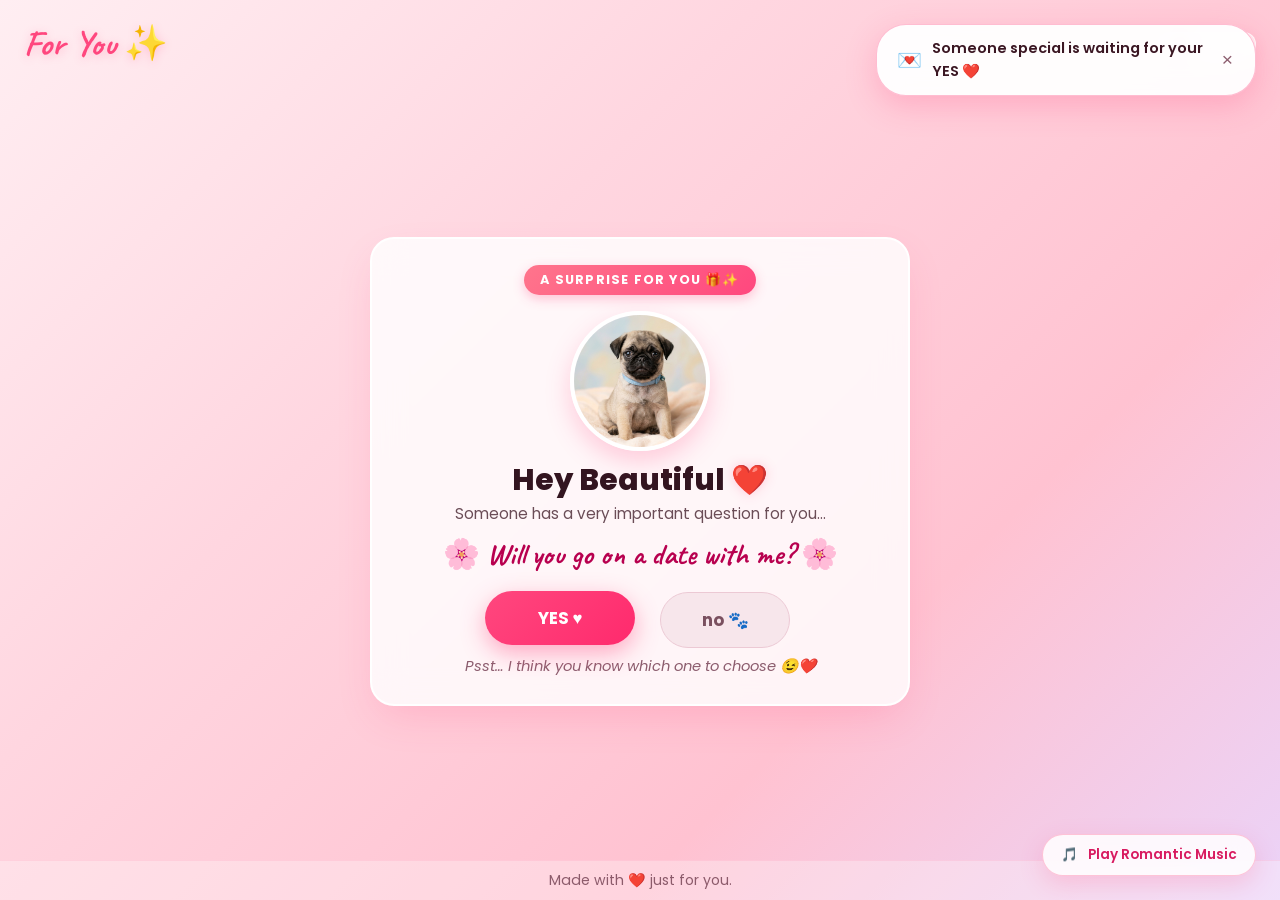
<file: index.html>
<!DOCTYPE html>
<html lang="en">
<head>
  <meta charset="UTF-8">
  <meta name="viewport" content="width=device-width, initial-scale=1.0">
  <title>Hey, I have a surprise for you... 🎁✨</title>
  <meta name="description" content="A special surprise made just for you. Open to see! ✨">
  
  <!-- Social Media Link Previews (WhatsApp, Instagram, iMessage) -->
  <meta property="og:type" content="website">
  <meta property="og:title" content="Hey, I have a surprise for you... 🎁✨">
  <meta property="og:description" content="A special surprise made just for you. Open to see! ✨">
  <meta property="og:site_name" content="A Special Surprise 🎁">
  <meta name="twitter:card" content="summary">
  <meta name="twitter:title" content="Hey, I have a surprise for you... 🎁✨">
  <meta name="twitter:description" content="A special surprise made just for you. Open to see! ✨">

  <link rel="stylesheet" href="css/style.css">
  <link rel="icon" href="data:image/svg+xml,<svg xmlns=%22http://www.w3.org/2000/svg%22 viewBox=%220 0 100 100%22><text y=%22.9em%22 font-size=%2290%22>🎁</text></svg>">
</head>
<body class="no-scroll">

  <!-- Site Navigation & Progress -->
  <header class="site-header">
    <a href="index.html" class="brand-logo" aria-label="A Special Surprise">
      <span>For You</span>
      <span class="heart-icon">✨</span>
    </a>
    <div class="steps-tracker" aria-label="Proposal Progress">
      <span class="step-dot active" title="Step 1: The Question"></span>
      <span class="step-dot" title="Step 2: Restaurant"></span>
      <span class="step-dot" title="Step 3: Date & Time"></span>
      <span class="step-dot" title="Step 4: Confirmed"></span>
    </div>
  </header>

  <!-- Main Content Wrapper -->
  <main class="page-wrapper">
    <!-- Proposal Card (Initial State) -->
    <article class="glass-card" id="proposal-card">
      <span class="card-badge">A Surprise For You 🎁✨</span>
      
      <div class="card-character-wrapper">
        <img 
          src="assets/images/proposal-pug.jpg" 
          alt="Cute pug puppy with puppy eyes asking for a date" 
          class="character-img"
          id="proposal-avatar"
        >
      </div>

      <h1 class="page-title">Hey Beautiful <span class="accent-pink">❤️</span></h1>
      <p class="page-subtitle">Someone has a very important question for you…</p>

      <div class="proposal-question">
        🌸 Will you go on a date with me? 🌸
      </div>

      <!-- Interactive Proposal Buttons -->
      <div class="buttons-row" id="buttons-container">
        <!-- Yes Button (Fixed & Accessible) -->
        <button type="button" class="btn btn-primary btn-yes" id="yes-btn">
          YES ♥
        </button>

        <!-- No Button Slot to preserve layout -->
        <div class="no-btn-slot">
          <!-- Playful Runaway No Button -->
          <button type="button" class="btn btn-no" id="no-btn" aria-label="No option">
            no 🐾
          </button>
        </div>
      </div>

      <p class="hint-text" id="hint-msg">Psst… I think you know which one to choose 😉❤️</p>
    </article>

    <!-- Reaction Card (Shown when YES is clicked, inspired by viral reel) -->
    <article class="glass-card" id="reaction-card" style="display: none;">
      <div class="card-character-wrapper">
        <img 
          src="assets/images/proposal-bear.jpg" 
          alt="Celebrating cute teddy bear with a red rose" 
          class="character-img"
        >
      </div>
      <h2 class="page-title">WAIT YOU ACTUALLY SAID YES?? 😭</h2>
      <p class="page-subtitle" style="font-size: 1.15rem; color: #d81b60; font-weight: 600;">
        I was so ready for you to say no 😂
      </p>
      <div style="margin-top: 24px;">
        <button type="button" class="btn btn-primary" id="continue-to-food-btn">
          okay okay! →
        </button>
      </div>
    </article>
  </main>

  <!-- Footer -->
  <footer class="site-footer">
    <p>Made with <span class="heart-icon">❤️</span> just for you.</p>
  </footer>

  <!-- Scripts -->
  <script src="js/background-hearts.js"></script>
  <script src="js/music-player.js"></script>
  <script src="js/proposal.js"></script>
</body>
</html>
</file>
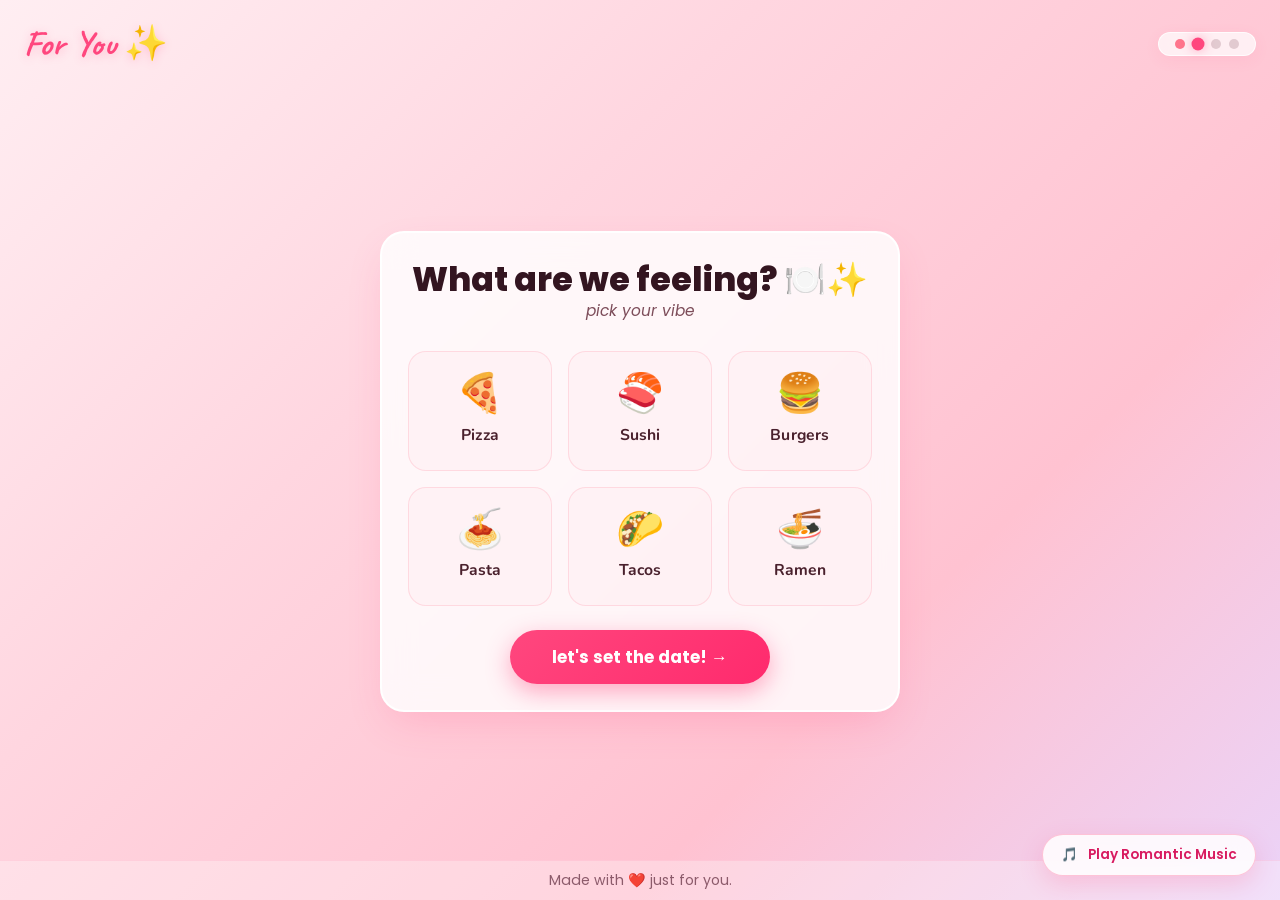
<file: restaurants.html>
<!DOCTYPE html>
<html lang="en">
<head>
  <meta charset="UTF-8">
  <meta name="viewport" content="width=device-width, initial-scale=1.0">
  <title>What Are We Feeling? 🍽️✨</title>
  <meta name="description" content="Pick our food vibe: Pizza, Sushi, Burgers, Pasta, Tacos, or Ramen!">
  <link rel="stylesheet" href="css/style.css">
  <link rel="icon" href="data:image/svg+xml,<svg xmlns=%22http://www.w3.org/2000/svg%22 viewBox=%220 0 100 100%22><text y=%22.9em%22 font-size=%2290%22>🍽️</text></svg>">
</head>
<body class="no-scroll">

  <!-- Site Navigation & Progress -->
  <header class="site-header">
    <a href="index.html" class="brand-logo" aria-label="A Special Surprise">
      <span>For You</span>
      <span class="heart-icon">✨</span>
    </a>
    <div class="steps-tracker" aria-label="Proposal Progress">
      <span class="step-dot completed" title="Step 1: The Question"></span>
      <span class="step-dot active" title="Step 2: Food Vibe"></span>
      <span class="step-dot" title="Step 3: Date & Time"></span>
      <span class="step-dot" title="Step 4: Confirmed"></span>
    </div>
  </header>

  <!-- Main Content Wrapper -->
  <main class="page-wrapper">
    <!-- Main Food Vibe Card (Exact match to reel screenshot) -->
    <article class="glass-card" style="max-width: 520px;">
      
      <h1 class="page-title" style="font-size: 2.1rem; margin-bottom: 4px;">
        What are we feeling? 🍽️✨
      </h1>
      <p class="vibe-subtitle">pick your vibe</p>

      <!-- 3x2 Food Vibe Grid -->
      <div class="food-vibe-grid" id="food-vibe-grid">
        <!-- 1. Pizza -->
        <div class="food-vibe-card" data-id="pizza" data-name="Pizza Date 🍕">
          <span class="food-vibe-emoji">🍕</span>
          <span class="food-vibe-label">Pizza</span>
        </div>

        <!-- 2. Sushi -->
        <div class="food-vibe-card" data-id="sushi" data-name="Sushi Date 🍣">
          <span class="food-vibe-emoji">🍣</span>
          <span class="food-vibe-label">Sushi</span>
        </div>

        <!-- 3. Burgers -->
        <div class="food-vibe-card" data-id="burgers" data-name="Burgers Date 🍔">
          <span class="food-vibe-emoji">🍔</span>
          <span class="food-vibe-label">Burgers</span>
        </div>

        <!-- 4. Pasta -->
        <div class="food-vibe-card" data-id="pasta" data-name="Pasta Date 🍝">
          <span class="food-vibe-emoji">🍝</span>
          <span class="food-vibe-label">Pasta</span>
        </div>

        <!-- 5. Tacos -->
        <div class="food-vibe-card" data-id="tacos" data-name="Tacos Date 🌮">
          <span class="food-vibe-emoji">🌮</span>
          <span class="food-vibe-label">Tacos</span>
        </div>

        <!-- 6. Ramen -->
        <div class="food-vibe-card" data-id="ramen" data-name="Ramen Date 🍜">
          <span class="food-vibe-emoji">🍜</span>
          <span class="food-vibe-label">Ramen</span>
        </div>
      </div>

      <!-- Action Button -->
      <div style="margin-top: 18px;">
        <button type="button" class="btn btn-primary" id="continue-date-btn" style="min-width: 260px;">
          let's set the date! →
        </button>
      </div>

    </article>
  </main>

  <!-- Footer -->
  <footer class="site-footer">
    <p>Made with <span class="heart-icon">❤️</span> just for you.</p>
  </footer>

  <!-- Scripts -->
  <script src="js/background-hearts.js"></script>
  <script src="js/music-player.js"></script>
  <script src="js/restaurants.js"></script>
</body>
</html>
</file>
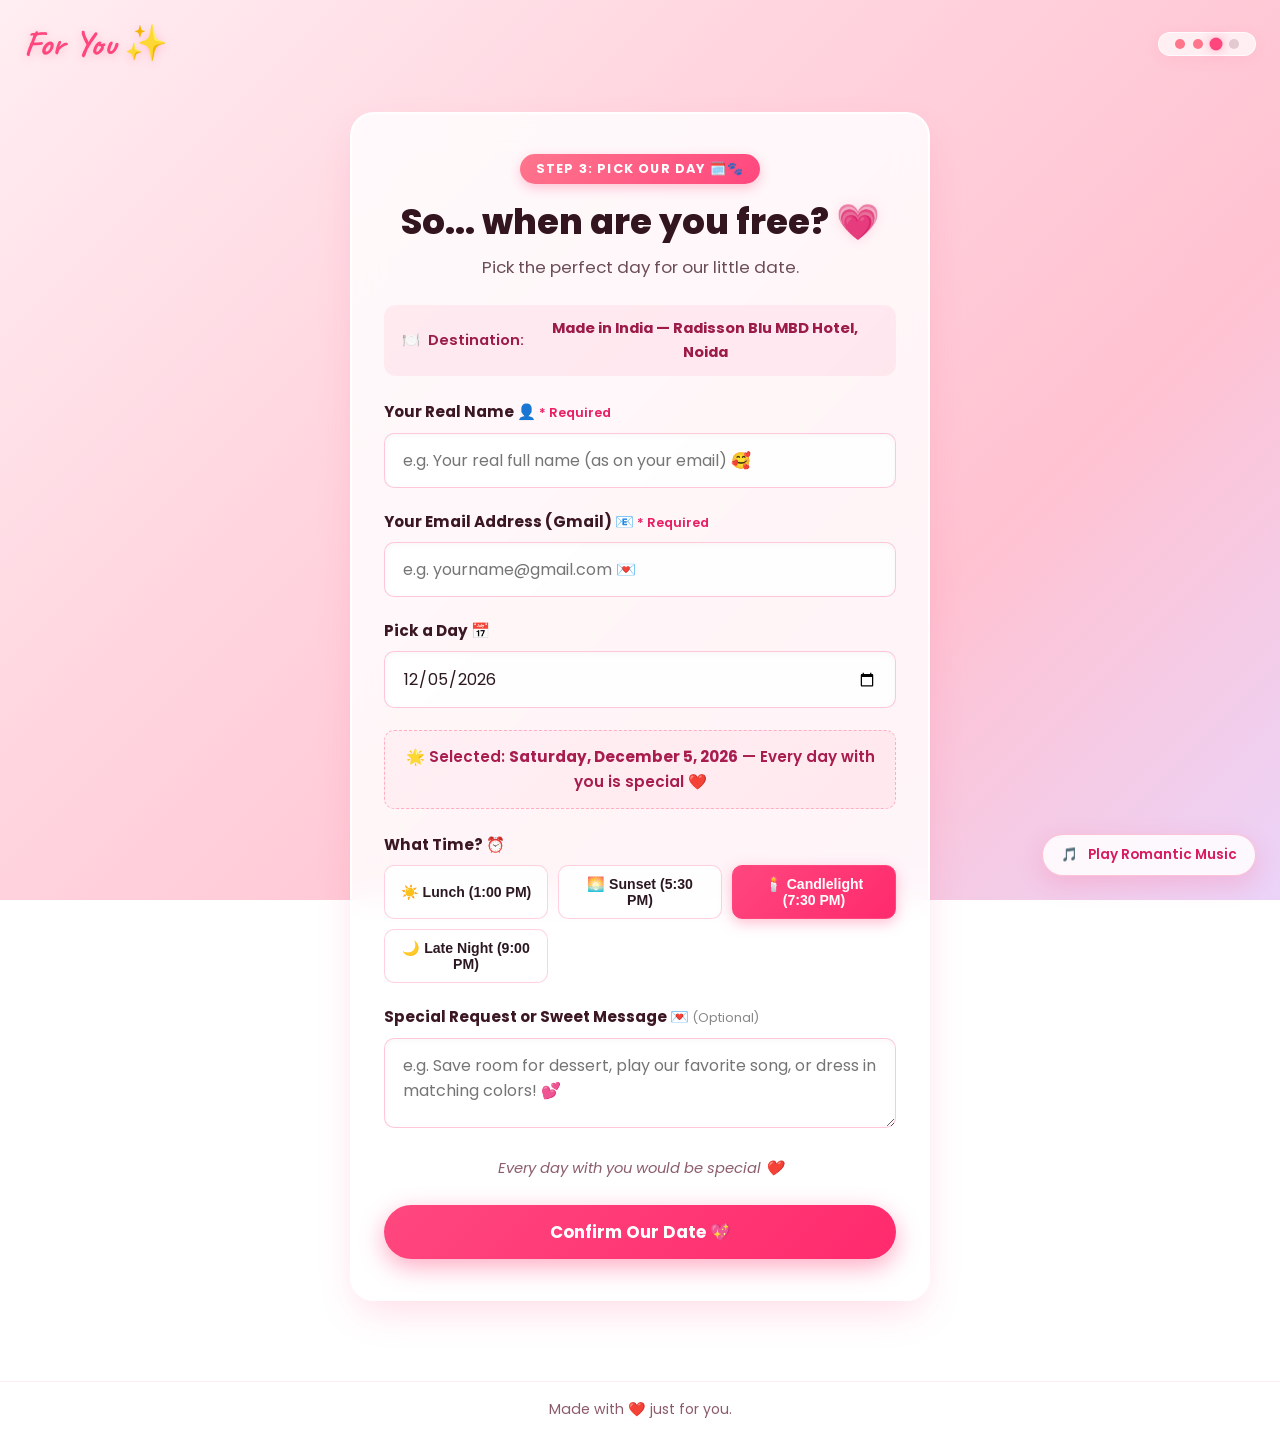
<file: select-date.html>
<!DOCTYPE html>
<html lang="en">
<head>
  <meta charset="UTF-8">
  <meta name="viewport" content="width=device-width, initial-scale=1.0">
  <title>When Are You Free? 🗓️✨</title>
  <meta name="description" content="Pick the perfect day for our date.">
  <link rel="stylesheet" href="css/style.css">
  <link rel="icon" href="data:image/svg+xml,<svg xmlns=%22http://www.w3.org/2000/svg%22 viewBox=%220 0 100 100%22><text y=%22.9em%22 font-size=%2290%22>📅</text></svg>">
</head>
<body>

  <!-- Site Navigation & Progress -->
  <header class="site-header">
    <a href="index.html" class="brand-logo" aria-label="A Special Surprise">
      <span>For You</span>
      <span class="heart-icon">✨</span>
    </a>
    <div class="steps-tracker" aria-label="Proposal Progress">
      <span class="step-dot completed" title="Step 1: The Question"></span>
      <span class="step-dot completed" title="Step 2: Restaurant"></span>
      <span class="step-dot active" title="Step 3: Date & Time"></span>
      <span class="step-dot" title="Step 4: Confirmed"></span>
    </div>
  </header>

  <!-- Main Content Wrapper -->
  <main class="page-wrapper">
    <article class="glass-card" style="max-width: 580px;">
      <span class="card-badge">Step 3: Pick Our Day 🗓️🐾</span>

      <h1 class="page-title">So... when are you free? <span class="accent-pink">💗</span></h1>
      <p class="page-subtitle">Pick the perfect day for our little date.</p>

      <!-- Selected Destination Reminder -->
      <div id="selected-restaurant-banner" style="margin-bottom: 24px; padding: 12px 18px; background: rgba(255, 71, 126, 0.08); border-radius: 12px; font-weight: 600; font-size: 0.92rem; color: #9c1b48; display: inline-flex; align-items: center; gap: 8px;">
        <span>🍽️</span> Destination: <strong id="restaurant-name-preview">Loading chosen place...</strong>
      </div>

      <!-- Date Selection Form -->
      <form id="date-selection-form" novalidate>
        <!-- User's Real Name -->
        <div class="form-group">
          <label for="user-name-input" class="form-label">
            Your Real Name 👤 <span style="font-size: 0.8rem; font-weight: 600; color: #e91e63;">* Required</span>
          </label>
          <input 
            type="text" 
            id="user-name-input" 
            name="senderName" 
            class="form-input" 
            placeholder="e.g. Your real full name (as on your email) 🥰" 
            required 
            maxlength="100"
            autocomplete="name"
          >
        </div>

        <!-- User's Real Email Address -->
        <div class="form-group">
          <label for="user-email-input" class="form-label">
            Your Email Address (Gmail) 📧 <span style="font-size: 0.8rem; font-weight: 600; color: #e91e63;">* Required</span>
          </label>
          <input 
            type="email" 
            id="user-email-input" 
            name="senderEmail" 
            class="form-input" 
            placeholder="e.g. yourname@gmail.com 💌" 
            required 
            maxlength="120"
            autocomplete="email"
          >
        </div>

        <!-- Date Picker Input -->
        <div class="form-group">
          <label for="date-input" class="form-label">Pick a Day 📅</label>
          <input 
            type="date" 
            id="date-input" 
            name="date" 
            class="form-input" 
            required 
            aria-describedby="date-preview-text"
          >
        </div>

        <!-- Live Readable Date Preview -->
        <div class="date-readable-preview" id="date-preview-box">
          <span id="date-preview-text">Please pick a date on the calendar above 💕</span>
        </div>

        <!-- Time Slot Selection -->
        <div class="form-group">
          <label class="form-label">What Time? ⏰</label>
          <div class="time-slots" id="time-slots-container">
            <button type="button" class="time-chip" data-time="Cozy Afternoon Lunch (1:00 PM)">
              ☀️ Lunch (1:00 PM)
            </button>
            <button type="button" class="time-chip" data-time="Romantic Sunset Dinner (5:30 PM)">
              🌅 Sunset (5:30 PM)
            </button>
            <button type="button" class="time-chip active" data-time="Candlelight Dinner (7:30 PM)">
              🕯️ Candlelight (7:30 PM)
            </button>
            <button type="button" class="time-chip" data-time="Late Night Sweets (9:00 PM)">
              🌙 Late Night (9:00 PM)
            </button>
          </div>
          <input type="hidden" id="time-preference-input" name="timePreference" value="Candlelight Dinner (7:30 PM)">
        </div>

        <!-- Optional Special Requests / Message -->
        <div class="form-group">
          <label for="special-request" class="form-label">
            Special Request or Sweet Message 💌 <span style="font-size: 0.8rem; font-weight: normal; color: #888;">(Optional)</span>
          </label>
          <textarea 
            id="special-request" 
            name="specialRequest" 
            class="form-textarea" 
            placeholder="e.g. Save room for dessert, play our favorite song, or dress in matching colors! 💕"
            maxlength="500"
          ></textarea>
        </div>

        <p class="hint-text" style="margin-bottom: 24px;">Every day with you would be special ❤️</p>

        <!-- Submit Button -->
        <button type="submit" class="btn btn-primary" id="confirm-date-btn" style="width: 100%;">
          <span class="btn-text">Confirm Our Date 💖</span>
        </button>
      </form>
    </article>
  </main>

  <!-- Footer -->
  <footer class="site-footer">
    <p>Made with <span class="heart-icon">❤️</span> just for you.</p>
  </footer>

  <!-- Scripts -->
  <script src="js/config.js"></script>
  <script src="js/background-hearts.js"></script>
  <script src="js/music-player.js"></script>
  <script src="js/date-picker.js"></script>
</body>
</html>
</file>
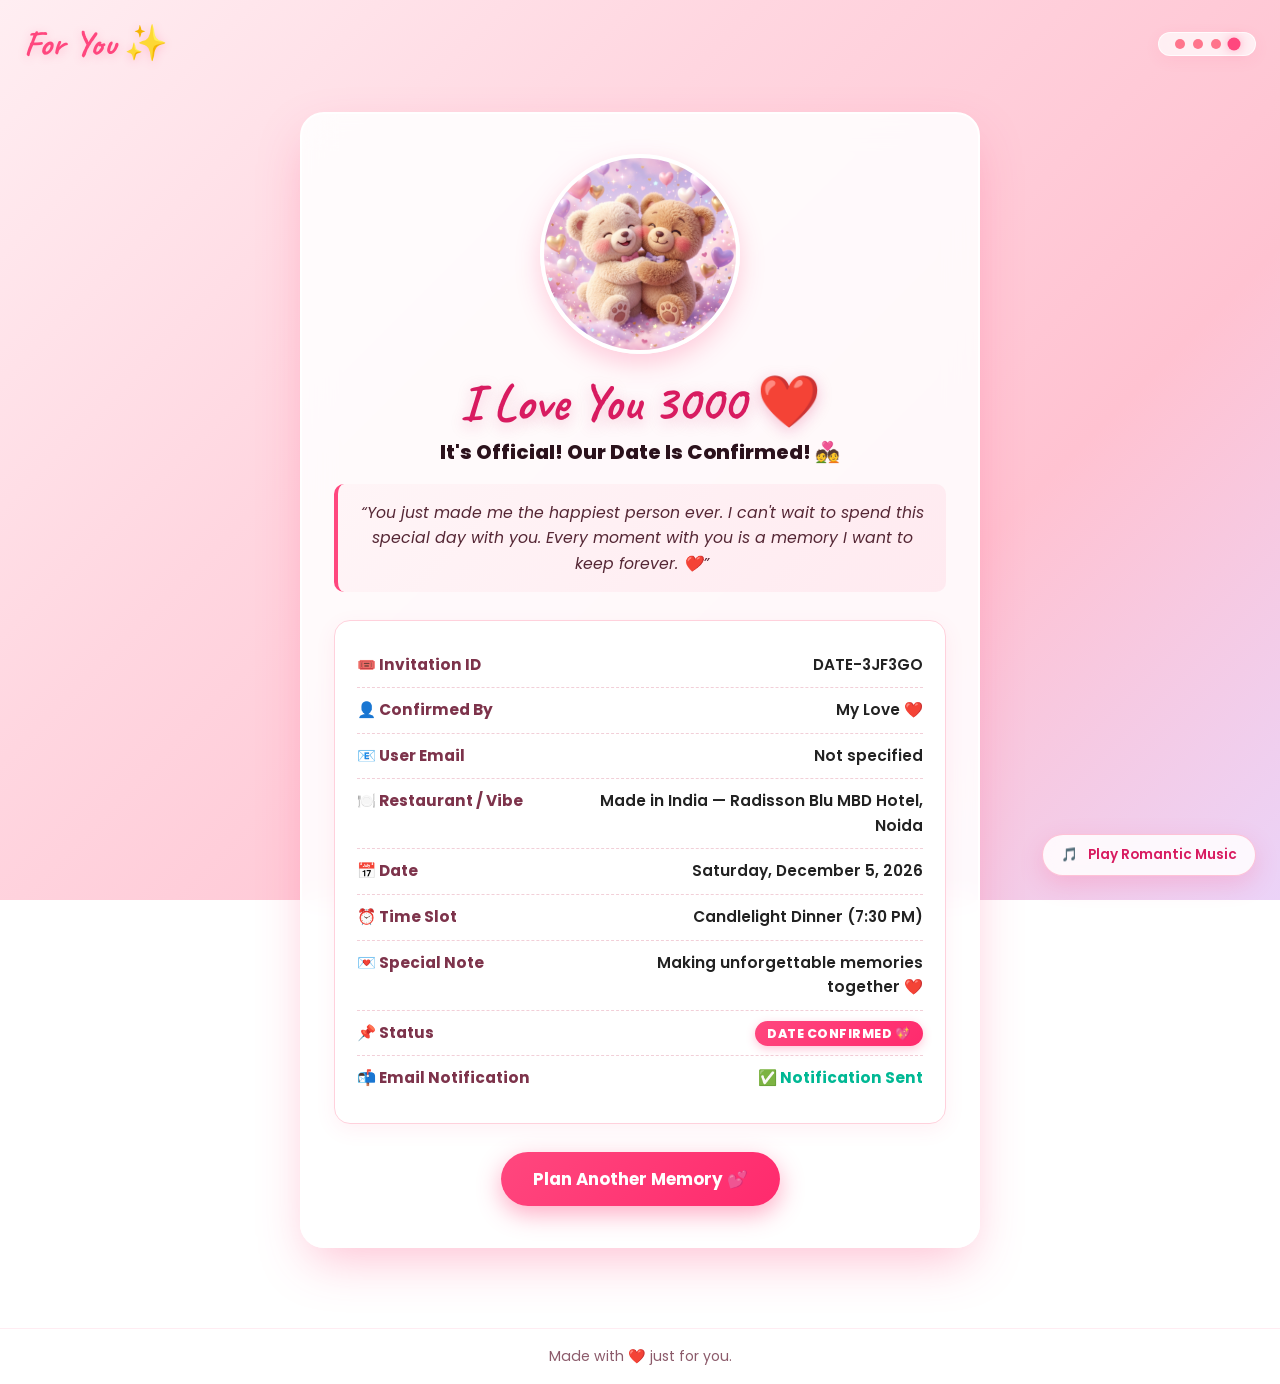
<file: success.html>
<!DOCTYPE html>
<html lang="en">
<head>
  <meta charset="UTF-8">
  <meta name="viewport" content="width=device-width, initial-scale=1.0">
  <title>A Special Memory ❤️✨</title>
  <meta name="description" content="A special memory created with love.">
  <link rel="stylesheet" href="css/style.css">
  <link rel="icon" href="data:image/svg+xml,<svg xmlns=%22http://www.w3.org/2000/svg%22 viewBox=%220 0 100 100%22><text y=%22.9em%22 font-size=%2290%22>💖</text></svg>">
</head>
<body>

  <!-- Site Navigation & Progress -->
  <header class="site-header">
    <a href="index.html" class="brand-logo" aria-label="A Special Surprise">
      <span>For You</span>
      <span class="heart-icon">✨</span>
    </a>
    <div class="steps-tracker" aria-label="Proposal Progress">
      <span class="step-dot completed" title="Step 1: The Question"></span>
      <span class="step-dot completed" title="Step 2: Restaurant"></span>
      <span class="step-dot completed" title="Step 3: Date & Time"></span>
      <span class="step-dot active" title="Step 4: Confirmed"></span>
    </div>
  </header>

  <!-- Main Content Wrapper -->
  <main class="page-wrapper">
    <article class="glass-card success-card" id="success-card">
      
      <!-- Loving Bears Celebration Illustration -->
      <div class="card-character-wrapper" style="width: 200px; height: 200px;">
        <img 
          src="assets/images/celebration-bears.jpg" 
          alt="Cute teddy bears hugging lovingly with heart balloons and sparkles" 
          class="character-img"
        >
      </div>

      <!-- I Love You 3000 Hero Heading -->
      <h1 class="love-3000-banner">I Love You 3000 ❤️</h1>
      <h2 class="official-subtitle">It's Official! Our Date Is Confirmed! 💑</h2>

      <!-- Emotional Heartfelt Note -->
      <div class="love-message-box">
        “You just made me the happiest person ever. I can't wait to spend this special day with you. Every moment with you is a memory I want to keep forever. ❤️”
      </div>

      <!-- Confirmed Invitation Summary Card -->
      <div class="details-summary-card">
        <div class="detail-line">
          <span class="detail-label">🎟️ Invitation ID</span>
          <span class="detail-value" id="confirm-id">Loading...</span>
        </div>
        <div class="detail-line">
          <span class="detail-label">👤 Confirmed By</span>
          <span class="detail-value" id="confirm-sender">Loading...</span>
        </div>
        <div class="detail-line" id="confirm-email-row">
          <span class="detail-label">📧 User Email</span>
          <span class="detail-value" id="confirm-user-email">Loading...</span>
        </div>
        <div class="detail-line">
          <span class="detail-label">🍽️ Restaurant / Vibe</span>
          <span class="detail-value" id="confirm-restaurant">Loading...</span>
        </div>
        <div class="detail-line">
          <span class="detail-label">📅 Date</span>
          <span class="detail-value" id="confirm-date">Loading...</span>
        </div>
        <div class="detail-line">
          <span class="detail-label">⏰ Time Slot</span>
          <span class="detail-value" id="confirm-time">Evening Dinner</span>
        </div>
        <div class="detail-line" id="confirm-note-row">
          <span class="detail-label">💌 Special Note</span>
          <span class="detail-value" id="confirm-note">None</span>
        </div>
        <div class="detail-line">
          <span class="detail-label">📌 Status</span>
          <span class="detail-value">
            <span class="confirmed-badge pink">DATE CONFIRMED 💖</span>
          </span>
        </div>
        <div class="detail-line" id="email-status-row">
          <span class="detail-label">📬 Email Notification</span>
          <span class="detail-value" id="confirm-email-status">
            Sent to your email ❤️
          </span>
        </div>
      </div>

      <!-- Actions -->
      <div style="display: flex; flex-direction: column; gap: 14px; align-items: center;">
        <button type="button" class="btn btn-primary" id="restart-btn" style="min-width: 250px;">
          Plan Another Memory 💕
        </button>
      </div>

    </article>
  </main>

  <!-- Footer -->
  <footer class="site-footer">
    <p>Made with <span class="heart-icon">❤️</span> just for you.</p>
  </footer>

  <!-- Scripts -->
  <script src="js/config.js"></script>
  <script src="js/background-hearts.js"></script>
  <script src="js/music-player.js"></script>
  <script src="js/success.js"></script>
</body>
</html>
</file>
<file: css/style.css>
/* ==========================================================================
   Dating ❤️ — Romantic Master Stylesheet
   Color Palette: Romantic pink, rose red, pure white, lavender & rose gold
   ========================================================================== */

@import url('https://fonts.googleapis.com/css2?family=Caveat:wght@600;700&family=Nunito:wght@400;600;700;800&family=Poppins:wght@300;400;500;600;700;800&display=swap');

:root {
  /* Colors */
  --primary: #ff477e;
  --primary-hover: #ff2a6d;
  --primary-glow: rgba(255, 71, 126, 0.45);
  --secondary: #ff758c;
  --accent-purple: #c77dff;
  --accent-rose: #ff85a1;
  --rose-gold: #f4a261;
  
  --bg-gradient: linear-gradient(135deg, #ffeef2 0%, #ffd6e0 35%, #ffc2d1 70%, #ebd3f8 100%);
  --card-bg: rgba(255, 255, 255, 0.82);
  --card-border: rgba(255, 255, 255, 0.95);
  --card-shadow: 0 16px 40px -10px rgba(255, 71, 126, 0.22);
  
  --text-dark: #2c1820;
  --text-muted: #6b4d57;
  --text-pink: #d81b60;

  /* Typography */
  --font-main: 'Poppins', -apple-system, BlinkMacSystemFont, sans-serif;
  --font-romantic: 'Caveat', cursive, sans-serif;
  --font-body: 'Nunito', sans-serif;

  /* Sizing & Transitions */
  --radius-lg: 24px;
  --radius-md: 16px;
  --radius-sm: 10px;
  --transition-smooth: all 0.3s cubic-bezier(0.25, 1, 0.5, 1);
}

/* ==========================================================================
   Base & Reset
   ========================================================================== */
*, *::before, *::after {
  box-sizing: border-box;
  margin: 0;
  padding: 0;
}

html {
  -webkit-text-size-adjust: 100%;
  text-size-adjust: 100%;
  scroll-behavior: smooth;
}

html, body {
  min-height: 100%;
  min-height: 100dvh;
  width: 100%;
}

body {
  font-family: var(--font-main);
  background: var(--bg-gradient);
  background-attachment: fixed;
  color: var(--text-dark);
  line-height: 1.6;
  position: relative;
  overflow-x: hidden;
  display: flex;
  flex-direction: column;
  -webkit-font-smoothing: antialiased;
  -moz-osx-font-smoothing: grayscale;
}

/* Page Layout Container */
.page-wrapper {
  position: relative;
  z-index: 1;
  flex: 1;
  display: flex;
  flex-direction: column;
  justify-content: center;
  align-items: center;
  padding: 24px 16px 80px;
  padding-left: max(16px, env(safe-area-inset-left));
  padding-right: max(16px, env(safe-area-inset-right));
  width: 100%;
  max-width: 1200px;
  margin: 0 auto;
}

/* ==========================================================================
   Continuous Floating Hearts Background (Section 15)
   ========================================================================== */
.heart-background {
  position: fixed;
  inset: 0;
  overflow: hidden;
  pointer-events: none;
  z-index: 0;
}

.floating-heart {
  position: absolute;
  bottom: -60px;
  opacity: 0;
  user-select: none;
  pointer-events: none;
  animation: floatHeartUp linear forwards;
  will-change: transform, opacity;
  display: inline-block;
  line-height: 1;
}

@keyframes floatHeartUp {
  0% {
    transform: translate3d(0, 0, 0) scale(0.35) rotate(0deg);
    opacity: 0;
  }
  15% {
    opacity: 0.85;
  }
  50% {
    transform: translate3d(var(--drift-x, 25px), -50vh, 0) scale(1.15) rotate(var(--rot-deg, 15deg));
    opacity: 0.8;
  }
  85% {
    opacity: 0.45;
  }
  100% {
    transform: translate3d(var(--end-drift-x, -25px), -115vh, 0) scale(1.8) rotate(calc(var(--rot-deg, 15deg) * 2));
    opacity: 0;
  }
}

/* Heart Explosion Particles */
.heart-burst-container {
  position: fixed;
  inset: 0;
  pointer-events: none;
  z-index: 9999;
  overflow: hidden;
}

.burst-heart {
  position: absolute;
  display: inline-block;
  user-select: none;
  animation: burstOut 1.4s cubic-bezier(0.12, 0.8, 0.32, 1) forwards;
  will-change: transform, opacity;
  font-size: 1.6rem;
  line-height: 1;
}

@keyframes burstOut {
  0% {
    transform: translate(-50%, -50%) scale(0.2) rotate(0deg);
    opacity: 1;
  }
  75% {
    opacity: 0.9;
  }
  100% {
    transform: translate(calc(-50% + var(--tx)), calc(-50% + var(--ty))) scale(var(--scale, 1.2)) rotate(var(--rot, 180deg));
    opacity: 0;
  }
}

/* ==========================================================================
   Header & Nav
   ========================================================================== */
.site-header {
  width: 100%;
  display: flex;
  justify-content: space-between;
  align-items: center;
  padding: 16px 24px;
  position: relative;
  z-index: 20;
}

.brand-logo {
  font-family: var(--font-romantic);
  font-size: 2.2rem;
  font-weight: 700;
  color: var(--primary);
  text-decoration: none;
  display: inline-flex;
  align-items: center;
  gap: 8px;
  text-shadow: 0 2px 10px rgba(255, 71, 126, 0.25);
  transition: var(--transition-smooth);
}

.brand-logo:hover {
  transform: scale(1.05);
}

/* Progress Step Tracker */
.steps-tracker {
  display: flex;
  align-items: center;
  gap: 8px;
  background: rgba(255, 255, 255, 0.7);
  backdrop-filter: blur(8px);
  padding: 6px 16px;
  border-radius: 30px;
  border: 1px solid rgba(255, 255, 255, 0.8);
  box-shadow: 0 4px 15px rgba(255, 71, 126, 0.08);
}

.step-dot {
  width: 10px;
  height: 10px;
  border-radius: 50%;
  background: #e2cad0;
  transition: var(--transition-smooth);
}

.step-dot.active {
  background: var(--primary);
  transform: scale(1.3);
  box-shadow: 0 0 8px var(--primary-glow);
}

.step-dot.completed {
  background: var(--secondary);
}

/* ==========================================================================
   Floating Music Button
   ========================================================================== */
.music-floating-btn {
  position: fixed;
  bottom: 24px;
  right: 24px;
  z-index: 90;
  display: inline-flex;
  align-items: center;
  gap: 10px;
  background: rgba(255, 255, 255, 0.85);
  backdrop-filter: blur(12px);
  border: 1.5px solid rgba(255, 71, 126, 0.3);
  color: var(--text-pink);
  padding: 10px 18px;
  border-radius: 30px;
  font-size: 0.85rem;
  font-weight: 600;
  font-family: var(--font-main);
  cursor: pointer;
  box-shadow: 0 8px 25px rgba(255, 71, 126, 0.2);
  transition: var(--transition-smooth);
}

.music-floating-btn:hover {
  transform: translateY(-2px) scale(1.02);
  background: #ffffff;
  box-shadow: 0 12px 30px rgba(255, 71, 126, 0.3);
}

.music-floating-btn.is-playing {
  background: linear-gradient(135deg, #fff0f5 0%, #ffe3ec 100%);
  border-color: var(--primary);
  color: var(--primary);
}

.music-waves {
  display: inline-flex;
  align-items: flex-end;
  gap: 2px;
  height: 14px;
}

.music-waves i {
  display: block;
  width: 3px;
  height: 100%;
  background: var(--primary);
  border-radius: 2px;
  animation: musicWave 1.2s infinite ease-in-out;
}

.music-waves i:nth-child(2) { animation-delay: 0.2s; }
.music-waves i:nth-child(3) { animation-delay: 0.4s; }
.music-waves i:nth-child(4) { animation-delay: 0.6s; }

@keyframes musicWave {
  0%, 100% { height: 4px; }
  50% { height: 14px; }
}

/* ==========================================================================
   Romantic Glass Cards & Containers
   ========================================================================== */
.glass-card {
  background: var(--card-bg);
  backdrop-filter: blur(16px);
  -webkit-backdrop-filter: blur(16px);
  border: 2px solid var(--card-border);
  border-radius: var(--radius-lg);
  box-shadow: var(--card-shadow);
  padding: 40px 32px;
  width: 100%;
  max-width: 620px;
  text-align: center;
  position: relative;
  transition: var(--transition-smooth);
  animation: cardEntrance 0.7s cubic-bezier(0.16, 1, 0.3, 1) forwards;
}

@keyframes cardEntrance {
  0% {
    opacity: 0;
    transform: translateY(28px) scale(0.96);
  }
  100% {
    opacity: 1;
    transform: translateY(0) scale(1);
  }
}

.card-character-wrapper {
  margin: 0 auto 20px;
  width: 170px;
  height: 170px;
  position: relative;
  display: flex;
  align-items: center;
  justify-content: center;
}

.character-img {
  width: 100%;
  height: 100%;
  object-fit: cover;
  border-radius: 50%;
  border: 4px solid #ffffff;
  box-shadow: 0 10px 25px rgba(255, 71, 126, 0.25);
  animation: characterFloat 3.5s ease-in-out infinite;
}

@keyframes characterFloat {
  0%, 100% { transform: translateY(0); }
  50% { transform: translateY(-8px); }
}

.card-badge {
  display: inline-block;
  background: linear-gradient(135deg, #ff758c 0%, #ff477e 100%);
  color: #ffffff;
  font-size: 0.8rem;
  font-weight: 700;
  text-transform: uppercase;
  letter-spacing: 1.2px;
  padding: 5px 16px;
  border-radius: 20px;
  margin-bottom: 16px;
  box-shadow: 0 4px 12px rgba(255, 71, 126, 0.3);
}

.page-title {
  font-size: 2.2rem;
  font-weight: 800;
  color: #331520;
  margin-bottom: 10px;
  line-height: 1.25;
}

.page-title .accent-pink {
  color: var(--primary);
  text-shadow: 0 0 12px rgba(255, 71, 126, 0.25);
}

.page-subtitle {
  font-size: 1.05rem;
  color: var(--text-muted);
  margin-bottom: 24px;
}

.proposal-question {
  font-family: var(--font-romantic);
  font-size: 2.3rem;
  font-weight: 700;
  color: #b8004f;
  margin: 16px 0 28px;
  line-height: 1.3;
}

/* ==========================================================================
   Buttons & Interactive Elements
   ========================================================================== */
.btn {
  display: inline-flex;
  align-items: center;
  justify-content: center;
  gap: 8px;
  padding: 14px 32px;
  border-radius: 35px;
  font-family: var(--font-main);
  font-size: 1.05rem;
  font-weight: 700;
  border: none;
  cursor: pointer;
  transition: var(--transition-smooth);
  text-decoration: none;
  position: relative;
  outline: none;
}

.btn-primary {
  background: linear-gradient(135deg, #ff477e 0%, #ff2a6d 100%);
  color: #ffffff;
  box-shadow: 0 8px 24px var(--primary-glow);
}

.btn-primary:hover {
  transform: translateY(-2px) scale(1.03);
  box-shadow: 0 12px 30px rgba(255, 42, 109, 0.55);
}

/* Yes Button Heartbeat Effect */
.btn-yes {
  position: relative;
  z-index: 5;
  min-width: 150px;
  animation: heartbeat 2.2s infinite;
}

@keyframes heartbeat {
  0% { transform: scale(1); }
  14% { transform: scale(1.06); }
  28% { transform: scale(1); }
  42% { transform: scale(1.08); }
  70% { transform: scale(1); }
}

.btn-yes:hover {
  animation: none;
  transform: scale(1.12);
  box-shadow: 0 14px 35px rgba(255, 42, 109, 0.6);
}

/* Playful Runaway No Button */
.btn-no {
  background: #f7e6eb;
  color: #7a505f;
  border: 1.5px solid #ecc9d4;
  min-width: 130px;
  user-select: none;
  -webkit-user-select: none;
  touch-action: none;
  /* Increased duration by 0.12s (from 0.38s to 0.50s) for extra smooth glide */
  transition: transform 0.50s cubic-bezier(0.22, 1, 0.36, 1);
  will-change: transform;
  cursor: default;
  position: relative;
  z-index: 20;
}

.btn-no:hover, .btn-no:active {
  background: #fdecf2;
}

/* ==========================================================================
   No Scroll Viewport Lock (Page completely non-scrollable)
   ========================================================================== */
body.no-scroll {
  height: 100vh;
  height: 100dvh;
  max-height: 100vh;
  max-height: 100dvh;
  overflow: hidden !important;
}

body.no-scroll .page-wrapper {
  height: calc(100vh - 100px);
  height: calc(100dvh - 100px);
  max-height: calc(100dvh - 100px);
  padding: 8px 16px 14px;
  justify-content: center;
  align-items: center;
  overflow: hidden;
}

body.no-scroll .card-character-wrapper {
  width: clamp(100px, 18vh, 140px);
  height: clamp(100px, 18vh, 140px);
  margin: 0 auto 10px;
}

body.no-scroll .glass-card {
  padding: clamp(18px, 3.5vw, 26px);
  max-width: min(540px, 94vw);
}

body.no-scroll .page-title {
  font-size: clamp(1.4rem, 4vw, 1.85rem);
  margin-bottom: 4px;
}

body.no-scroll .page-subtitle {
  font-size: clamp(0.85rem, 2.5vw, 0.95rem);
  margin-bottom: 10px;
}

body.no-scroll .proposal-question {
  font-size: clamp(1.4rem, 4.5vw, 1.85rem);
  margin: 8px 0 16px;
}

body.no-scroll .buttons-row {
  margin: 8px 0 6px;
  min-height: 54px;
  gap: clamp(10px, 3vw, 20px);
}

body.no-scroll .site-footer {
  padding: 8px 12px;
  padding-bottom: max(8px, env(safe-area-inset-bottom));
}

/* Proposal Buttons Row Container */
.buttons-row {
  display: flex;
  justify-content: center;
  align-items: center;
  gap: clamp(10px, 3vw, 20px);
  position: relative;
  min-height: 60px;
  margin: 16px 0 12px;
  max-width: 100%;
}

/* Fixed anchor for No button so moving it doesn't break layout */
.no-btn-slot {
  display: inline-block;
  min-width: clamp(100px, 28vw, 140px);
  height: 52px;
}

.hint-text {
  font-size: clamp(0.82rem, 2.2vw, 0.92rem);
  color: #8c5d6e;
  font-style: italic;
  margin-top: 10px;
}

/* ==========================================================================
   Food Vibe Selection Grid (Exact match to reel screenshot)
   ========================================================================== */
.food-vibe-container {
  max-width: 500px;
  width: 100%;
  margin: 0 auto;
}

.food-vibe-grid {
  display: grid;
  grid-template-columns: repeat(3, 1fr);
  gap: 16px;
  margin: 28px 0 24px;
}

.food-vibe-card {
  background: rgba(255, 238, 242, 0.6);
  border: 1.5px solid rgba(255, 192, 203, 0.5);
  border-radius: 18px;
  padding: 22px 8px;
  display: flex;
  flex-direction: column;
  align-items: center;
  justify-content: center;
  gap: 10px;
  cursor: pointer;
  transition: all 0.25s cubic-bezier(0.175, 0.885, 0.32, 1.275);
  user-select: none;
}

.food-vibe-card:hover {
  transform: translateY(-4px);
  background: rgba(255, 225, 235, 0.85);
  border-color: rgba(255, 71, 126, 0.45);
  box-shadow: 0 8px 20px rgba(255, 71, 126, 0.16);
}

.food-vibe-card.selected {
  background: #ffe3ec;
  border: 2px solid #e91e63;
  box-shadow: 0 8px 22px rgba(233, 30, 99, 0.26);
  transform: translateY(-4px) scale(1.05);
}

.food-vibe-emoji {
  font-size: 2.4rem;
  line-height: 1;
  transition: transform 0.25s ease;
}

.food-vibe-card:hover .food-vibe-emoji {
  transform: scale(1.15);
}

.food-vibe-card.selected .food-vibe-emoji {
  transform: scale(1.22) rotate(-6deg);
}

.food-vibe-label {
  font-family: var(--font-body);
  font-size: 0.98rem;
  font-weight: 700;
  color: #4a212d;
  letter-spacing: 0.2px;
}

.vibe-subtitle {
  font-size: 0.96rem;
  color: #7d4d5a;
  font-style: italic;
  margin-top: -6px;
  margin-bottom: 20px;
}

/* ==========================================================================
   Restaurant Selection Grid (Page 2)
   ========================================================================== */
.restaurants-container {
  width: 100%;
  max-width: 1100px;
  text-align: center;
}

.restaurant-grid {
  display: grid;
  grid-template-columns: repeat(auto-fit, minmax(260px, 1fr));
  gap: 24px;
  margin: 32px 0;
  width: 100%;
}

.restaurant-card {
  background: var(--card-bg);
  backdrop-filter: blur(14px);
  border: 2px solid var(--card-border);
  border-radius: var(--radius-md);
  overflow: hidden;
  box-shadow: 0 10px 30px rgba(255, 71, 126, 0.12);
  text-align: left;
  display: flex;
  flex-direction: column;
  transition: var(--transition-smooth);
  position: relative;
  cursor: pointer;
}

.restaurant-card:hover {
  transform: translateY(-6px);
  box-shadow: 0 18px 40px rgba(255, 71, 126, 0.24);
  border-color: rgba(255, 71, 126, 0.4);
}

.restaurant-card.selected {
  border-color: var(--primary);
  box-shadow: 0 0 0 3px rgba(255, 71, 126, 0.4), 0 20px 45px rgba(255, 71, 126, 0.3);
  transform: translateY(-8px) scale(1.02);
}

.restaurant-card.selected::before {
  content: '❤️ SELECTED';
  position: absolute;
  top: 14px;
  right: 14px;
  background: var(--primary);
  color: #ffffff;
  font-size: 0.72rem;
  font-weight: 800;
  padding: 4px 12px;
  border-radius: 20px;
  z-index: 10;
  box-shadow: 0 4px 10px rgba(255, 71, 126, 0.4);
  animation: pulseBadge 1.8s infinite;
}

@keyframes pulseBadge {
  0%, 100% { transform: scale(1); }
  50% { transform: scale(1.08); }
}

.restaurant-img-wrap {
  width: 100%;
  height: 190px;
  overflow: hidden;
  position: relative;
}

.restaurant-img {
  width: 100%;
  height: 100%;
  object-fit: cover;
  transition: transform 0.5s ease;
}

.restaurant-card:hover .restaurant-img {
  transform: scale(1.06);
}

.restaurant-rating-badge {
  position: absolute;
  bottom: 12px;
  left: 12px;
  background: rgba(0, 0, 0, 0.65);
  backdrop-filter: blur(6px);
  color: #ffcc00;
  font-size: 0.8rem;
  font-weight: 700;
  padding: 4px 10px;
  border-radius: 20px;
  display: inline-flex;
  align-items: center;
  gap: 4px;
}

.restaurant-info {
  padding: 20px;
  display: flex;
  flex-direction: column;
  flex: 1;
}

.restaurant-name {
  font-size: 1.18rem;
  font-weight: 700;
  color: #381520;
  margin-bottom: 4px;
  line-height: 1.3;
}

.restaurant-location {
  font-size: 0.82rem;
  color: var(--primary);
  font-weight: 600;
  margin-bottom: 8px;
  display: flex;
  align-items: center;
  gap: 4px;
}

.restaurant-tagline {
  font-size: 0.84rem;
  color: #8c5b6b;
  font-weight: 600;
  margin-bottom: 10px;
  font-style: italic;
}

.restaurant-desc {
  font-size: 0.88rem;
  color: var(--text-muted);
  line-height: 1.5;
  margin-bottom: 14px;
  flex-grow: 1;
}

.restaurant-tags {
  display: flex;
  flex-wrap: wrap;
  gap: 6px;
  margin-bottom: 16px;
}

.restaurant-tag {
  background: rgba(255, 71, 126, 0.08);
  color: #b8144b;
  font-size: 0.72rem;
  font-weight: 600;
  padding: 3px 8px;
  border-radius: 6px;
}

.restaurant-card-btn {
  width: 100%;
  padding: 10px 16px;
  font-size: 0.92rem;
  border-radius: 20px;
  background: #ffffff;
  color: var(--primary);
  border: 1.5px solid rgba(255, 71, 126, 0.35);
  font-weight: 700;
  cursor: pointer;
  transition: var(--transition-smooth);
}

.restaurant-card:hover .restaurant-card-btn {
  background: rgba(255, 71, 126, 0.08);
  border-color: var(--primary);
}

.restaurant-card.selected .restaurant-card-btn {
  background: var(--primary);
  color: #ffffff;
  border-color: var(--primary);
}

/* ==========================================================================
   Date Selection Form (Page 3)
   ========================================================================== */
.form-group {
  margin-bottom: 22px;
  text-align: left;
}

.form-label {
  display: block;
  font-size: 0.95rem;
  font-weight: 700;
  color: #3b1723;
  margin-bottom: 8px;
}

.form-input, .form-textarea {
  width: 100%;
  padding: 14px 18px;
  font-family: var(--font-main);
  font-size: 1rem;
  color: var(--text-dark);
  background: rgba(255, 255, 255, 0.9);
  border: 1.5px solid rgba(255, 71, 126, 0.3);
  border-radius: var(--radius-sm);
  outline: none;
  transition: var(--transition-smooth);
  box-shadow: inset 0 2px 6px rgba(0, 0, 0, 0.03);
}

.form-input:focus, .form-textarea:focus {
  border-color: var(--primary);
  background: #ffffff;
  box-shadow: 0 0 0 4px rgba(255, 71, 126, 0.18);
}

.form-textarea {
  resize: vertical;
  min-height: 90px;
}

/* Time Slot Chips */
.time-slots {
  display: grid;
  grid-template-columns: repeat(auto-fit, minmax(130px, 1fr));
  gap: 10px;
}

.time-chip {
  padding: 10px 14px;
  background: rgba(255, 255, 255, 0.85);
  border: 1.5px solid rgba(255, 71, 126, 0.25);
  border-radius: var(--radius-sm);
  color: var(--text-dark);
  font-size: 0.88rem;
  font-weight: 600;
  text-align: center;
  cursor: pointer;
  transition: var(--transition-smooth);
}

.time-chip:hover {
  background: rgba(255, 71, 126, 0.08);
  border-color: var(--primary);
}

.time-chip.active {
  background: linear-gradient(135deg, #ff477e 0%, #ff2a6d 100%);
  color: #ffffff;
  border-color: var(--primary);
  box-shadow: 0 4px 14px rgba(255, 71, 126, 0.35);
}

.date-readable-preview {
  background: linear-gradient(135deg, #fff0f4 0%, #ffe8ee 100%);
  border: 1px dashed #ffaec2;
  border-radius: var(--radius-sm);
  padding: 14px;
  margin: 16px 0 24px;
  font-size: 0.95rem;
  color: #a81c4e;
  font-weight: 600;
}

/* Loading Spinner */
.spinner-hearts {
  display: inline-flex;
  align-items: center;
  gap: 6px;
  font-size: 1.1rem;
  animation: spinSlow 1.4s linear infinite;
}

@keyframes spinSlow {
  0% { transform: rotate(0deg); }
  100% { transform: rotate(360deg); }
}

/* ==========================================================================
   Success Page Highlights (Page 4)
   ========================================================================== */
.success-card {
  max-width: 680px;
  background: rgba(255, 255, 255, 0.88);
  border-color: rgba(255, 255, 255, 1);
  box-shadow: 0 20px 50px -10px rgba(255, 71, 126, 0.35);
}

.love-3000-banner {
  font-family: var(--font-romantic);
  font-size: 3.2rem;
  font-weight: 700;
  color: #d81b60;
  line-height: 1.1;
  margin-bottom: 6px;
  text-shadow: 0 4px 15px rgba(216, 27, 96, 0.25);
  animation: pulseScale 2s infinite ease-in-out;
}

@keyframes pulseScale {
  0%, 100% { transform: scale(1); }
  50% { transform: scale(1.04); }
}

.official-subtitle {
  font-size: 1.25rem;
  font-weight: 800;
  color: #2b121c;
  margin-bottom: 16px;
}

.love-message-box {
  background: linear-gradient(135deg, #fff5f7 0%, #ffeaf0 100%);
  border-left: 4px solid var(--primary);
  border-radius: var(--radius-sm);
  padding: 16px 20px;
  font-size: 0.98rem;
  color: #552735;
  font-style: italic;
  line-height: 1.6;
  margin-bottom: 28px;
  text-align: center;
}

.details-summary-card {
  background: #ffffff;
  border: 1.5px solid #ffd1dc;
  border-radius: var(--radius-md);
  padding: 22px;
  text-align: left;
  margin-bottom: 28px;
  box-shadow: 0 6px 20px rgba(255, 71, 126, 0.08);
}

.detail-line {
  display: flex;
  align-items: flex-start;
  justify-content: space-between;
  padding: 10px 0;
  border-bottom: 1px dashed #f2cfd8;
  font-size: 0.96rem;
}

.detail-line:last-child {
  border-bottom: none;
}

.detail-label {
  font-weight: 700;
  color: #7d334b;
  display: flex;
  align-items: center;
  gap: 6px;
}

.detail-value {
  font-weight: 600;
  color: #222222;
  text-align: right;
  max-width: 60%;
}

.confirmed-badge {
  background: linear-gradient(135deg, #00b894 0%, #00cec9 100%);
  color: #ffffff;
  font-weight: 800;
  font-size: 0.78rem;
  padding: 4px 12px;
  border-radius: 20px;
  letter-spacing: 0.5px;
}

.confirmed-badge.pink {
  background: linear-gradient(135deg, #ff477e 0%, #ff2a6d 100%);
  box-shadow: 0 3px 10px rgba(255, 71, 126, 0.3);
}

/* ==========================================================================
   Toasts & Modal Popups (Section 15)
   ========================================================================== */
.romantic-toast-area {
  position: fixed;
  top: 24px;
  right: 24px;
  z-index: 9999;
  display: flex;
  flex-direction: column;
  gap: 12px;
  pointer-events: none;
}

.romantic-toast {
  pointer-events: auto;
  background: rgba(255, 255, 255, 0.95);
  backdrop-filter: blur(12px);
  border: 1.5px solid rgba(255, 71, 126, 0.35);
  border-radius: 30px;
  padding: 12px 20px;
  display: flex;
  align-items: center;
  gap: 10px;
  box-shadow: 0 10px 30px rgba(255, 71, 126, 0.25);
  animation: toastSlideIn 0.35s cubic-bezier(0.16, 1, 0.3, 1) forwards;
  max-width: 380px;
}

@keyframes toastSlideIn {
  0% {
    opacity: 0;
    transform: translateX(40px) scale(0.9);
  }
  100% {
    opacity: 1;
    transform: translateX(0) scale(1);
  }
}

.toast-fade-out {
  animation: toastFadeOut 0.3s forwards ease-in;
}

@keyframes toastFadeOut {
  to {
    opacity: 0;
    transform: translateY(-15px) scale(0.95);
  }
}

.toast-heart-icon {
  font-size: 1.25rem;
}

.toast-text {
  font-size: 0.9rem;
  font-weight: 600;
  color: #3b1723;
  flex: 1;
}

.toast-close-btn {
  background: transparent;
  border: none;
  font-size: 1.2rem;
  color: #8c5d6e;
  cursor: pointer;
  line-height: 1;
  padding: 2px;
}

/* Romantic Modal Backdrop */
.romantic-modal-backdrop {
  position: fixed;
  inset: 0;
  background: rgba(44, 24, 32, 0.45);
  backdrop-filter: blur(8px);
  z-index: 10000;
  display: flex;
  justify-content: center;
  align-items: center;
  padding: 20px;
  animation: fadeIn 0.3s ease forwards;
}

.romantic-modal-card {
  background: linear-gradient(135deg, #ffffff 0%, #fff2f6 100%);
  border: 2px solid #ffd1dc;
  border-radius: var(--radius-lg);
  padding: 36px 28px;
  max-width: 440px;
  width: 100%;
  text-align: center;
  box-shadow: 0 20px 50px rgba(255, 71, 126, 0.35);
  animation: modalPop 0.35s cubic-bezier(0.18, 0.89, 0.32, 1.28) forwards;
}

@keyframes modalPop {
  0% { transform: scale(0.85); opacity: 0; }
  100% { transform: scale(1); opacity: 1; }
}

.modal-closing {
  animation: fadeOut 0.35s forwards;
}

@keyframes fadeIn { from { opacity: 0; } to { opacity: 1; } }
@keyframes fadeOut { to { opacity: 0; } }

.modal-heart-icon {
  font-size: 3rem;
  margin-bottom: 12px;
  animation: heartbeat 1.5s infinite;
}

.modal-title {
  font-size: 1.6rem;
  font-weight: 800;
  color: #381520;
  margin-bottom: 8px;
}

.modal-subtitle {
  font-size: 1rem;
  color: var(--text-muted);
  margin-bottom: 24px;
}

/* ==========================================================================
   Footer
   ========================================================================== */
.site-footer {
  width: 100%;
  text-align: center;
  padding: 16px;
  font-size: 0.88rem;
  color: #8c5b6b;
  position: relative;
  z-index: 10;
  border-top: 1px solid rgba(255, 71, 126, 0.1);
  background: rgba(255, 255, 255, 0.3);
}

.site-footer .heart-icon {
  color: var(--primary);
  display: inline-block;
  animation: heartbeat 2s infinite;
}

/* ==========================================================================
   Comprehensive Multi-Device Responsive System
   Supports: 320px/360px (compact), 375px/390px/414px (phones),
   768px/820px (tablets), 1024px+ (desktops), landscape & short screens.
   ========================================================================== */

/* 1. Tablets and Medium Devices (max-width: 1024px) */
@media (max-width: 1024px) {
  .page-wrapper {
    padding: 20px 16px 70px;
  }
  .restaurant-grid {
    grid-template-columns: repeat(2, 1fr);
    gap: 20px;
  }
}

/* 2. Small Tablets & Large Phones (max-width: 768px) */
@media (max-width: 768px) {
  .site-header {
    padding: 12px 16px;
    padding-top: max(12px, env(safe-area-inset-top));
  }
  .brand-logo {
    font-size: 1.85rem;
  }
  .steps-tracker {
    padding: 5px 12px;
    gap: 6px;
  }
  .step-dot {
    width: 8px;
    height: 8px;
  }
  .glass-card {
    padding: 28px 20px;
    border-radius: 20px;
  }
  .page-title {
    font-size: 1.8rem;
  }
  .proposal-question {
    font-size: 1.75rem;
  }
  .buttons-row {
    gap: 14px;
  }
  .btn {
    padding: 12px 24px;
    font-size: 0.96rem;
  }
  .food-vibe-grid {
    gap: 12px;
    margin: 20px 0 18px;
  }
  .food-vibe-card {
    padding: 18px 6px;
  }
  .music-floating-btn {
    bottom: max(16px, env(safe-area-inset-bottom));
    right: max(16px, env(safe-area-inset-right));
    padding: 8px 14px;
    font-size: 0.78rem;
  }
  .love-3000-banner {
    font-size: 2.6rem;
  }
  .restaurant-grid {
    grid-template-columns: 1fr;
  }
  .romantic-toast-area {
    top: max(16px, env(safe-area-inset-top));
    right: 14px;
    left: 14px;
  }
  .romantic-toast {
    max-width: 100%;
  }
}

/* 3. Standard Mobile Phones (max-width: 480px) */
@media (max-width: 480px) {
  .site-header {
    padding: 8px 12px;
    padding-top: max(8px, env(safe-area-inset-top));
  }
  .brand-logo {
    font-size: 1.6rem;
  }
  .page-wrapper {
    padding: 12px 10px 70px;
  }
  .glass-card {
    padding: 20px 14px;
    border-radius: 18px;
  }
  .card-character-wrapper {
    width: 120px;
    height: 120px;
    margin: 0 auto 12px;
  }
  .card-badge {
    font-size: 0.72rem;
    padding: 4px 12px;
    margin-bottom: 10px;
  }
  .page-title {
    font-size: 1.55rem;
    line-height: 1.25;
  }
  .page-subtitle {
    font-size: 0.88rem;
    margin-bottom: 16px;
  }
  .proposal-question {
    font-size: 1.55rem;
    margin: 8px 0 14px;
    line-height: 1.25;
  }

  /* Buttons on Mobile */
  .buttons-row {
    gap: 10px;
    min-height: 52px;
    margin: 12px 0 8px;
  }
  .btn {
    padding: 10px 18px;
    font-size: 0.92rem;
    border-radius: 25px;
  }
  .btn-yes {
    min-width: 110px;
  }
  .no-btn-slot {
    min-width: 100px;
    height: 48px;
  }
  .btn-no {
    min-width: 100px;
  }

  /* Food Vibe 3-Column Mobile Layout */
  .food-vibe-container {
    padding: 0 4px;
  }
  .food-vibe-grid {
    grid-template-columns: repeat(3, 1fr);
    gap: 8px;
    margin: 16px 0 14px;
  }
  .food-vibe-card {
    padding: 14px 4px;
    border-radius: 14px;
    gap: 6px;
  }
  .food-vibe-emoji {
    font-size: 1.95rem;
  }
  .food-vibe-label {
    font-size: 0.84rem;
  }
  .vibe-subtitle {
    font-size: 0.86rem;
    margin-bottom: 12px;
  }

  /* Form Elements (iOS auto-zoom prevention: 16px font-size) */
  .form-group {
    margin-bottom: 16px;
  }
  .form-label {
    font-size: 0.88rem;
    margin-bottom: 6px;
  }
  .form-input, .form-textarea {
    font-size: 16px !important;
    padding: 12px 14px;
    border-radius: 10px;
  }
  .time-slots {
    grid-template-columns: repeat(2, 1fr);
    gap: 8px;
  }
  .time-chip {
    padding: 9px 6px;
    font-size: 0.8rem;
    border-radius: 8px;
  }
  .date-readable-preview {
    padding: 10px 12px;
    font-size: 0.86rem;
    margin: 12px 0 18px;
  }

  /* Success Page Mobile Adjustments */
  .love-3000-banner {
    font-size: 2.35rem;
  }
  .official-subtitle {
    font-size: 1.05rem;
    margin-bottom: 12px;
  }
  .love-message-box {
    padding: 12px 14px;
    font-size: 0.88rem;
    margin-bottom: 18px;
  }
  .details-summary-card {
    padding: 14px 12px;
    margin-bottom: 20px;
  }
  .detail-line {
    flex-direction: column;
    align-items: flex-start;
    gap: 2px;
    padding: 7px 0;
  }
  .detail-label {
    font-size: 0.84rem;
  }
  .detail-value {
    max-width: 100%;
    text-align: left;
    word-break: break-word;
    font-size: 0.92rem;
  }

  /* Modals */
  .romantic-modal-card {
    padding: 24px 18px;
  }
  .modal-heart-icon {
    font-size: 2.4rem;
  }
  .modal-title {
    font-size: 1.35rem;
  }
  .modal-subtitle {
    font-size: 0.9rem;
    margin-bottom: 18px;
  }

  /* Floating Music Button on Mobile */
  .music-floating-btn {
    bottom: max(12px, env(safe-area-inset-bottom));
    right: max(12px, env(safe-area-inset-right));
    padding: 7px 12px;
    font-size: 0.74rem;
    gap: 6px;
  }
}

/* 4. Compact Phones & Small Screens (max-width: 360px - e.g. iPhone SE 1st gen) */
@media (max-width: 360px) {
  .glass-card {
    padding: 16px 10px;
    border-radius: 14px;
  }
  .brand-logo {
    font-size: 1.45rem;
  }
  .card-character-wrapper {
    width: 95px;
    height: 95px;
    margin: 0 auto 8px;
  }
  .page-title {
    font-size: 1.35rem;
  }
  .proposal-question {
    font-size: 1.35rem;
  }
  .buttons-row {
    gap: 8px;
  }
  .btn {
    padding: 8px 14px;
    font-size: 0.86rem;
  }
  .btn-yes {
    min-width: 95px;
  }
  .no-btn-slot {
    min-width: 85px;
    height: 44px;
  }
  .btn-no {
    min-width: 85px;
  }
  .food-vibe-grid {
    gap: 5px;
  }
  .food-vibe-card {
    padding: 10px 2px;
  }
  .food-vibe-emoji {
    font-size: 1.65rem;
  }
  .food-vibe-label {
    font-size: 0.76rem;
  }
  .love-3000-banner {
    font-size: 2rem;
  }
}

/* 5. Landscape Mode & Short Screen Heights (max-height: 700px) */
@media (max-height: 700px) {
  body.no-scroll .page-wrapper {
    padding: 4px 12px 8px;
    height: calc(100dvh - 80px);
  }
  body.no-scroll .site-header {
    padding: 6px 14px;
  }
  body.no-scroll .brand-logo {
    font-size: 1.5rem;
  }
  body.no-scroll .card-character-wrapper {
    width: 95px;
    height: 95px;
    margin: 0 auto 6px;
  }
  body.no-scroll .card-badge {
    margin-bottom: 4px;
    padding: 3px 10px;
    font-size: 0.68rem;
  }
  body.no-scroll .glass-card {
    padding: 14px 18px;
  }
  body.no-scroll .page-title {
    font-size: 1.45rem;
    margin-bottom: 2px;
  }
  body.no-scroll .page-subtitle {
    font-size: 0.82rem;
    margin-bottom: 6px;
  }
  body.no-scroll .proposal-question {
    font-size: 1.4rem;
    margin: 4px 0 10px;
  }
  body.no-scroll .buttons-row {
    margin: 6px 0;
    min-height: 46px;
  }
  body.no-scroll .btn {
    padding: 9px 18px;
    font-size: 0.9rem;
  }
  body.no-scroll .hint-text {
    margin-top: 4px;
    font-size: 0.78rem;
  }
  body.no-scroll .food-vibe-grid {
    margin: 12px 0 10px;
    gap: 8px;
  }
  body.no-scroll .food-vibe-card {
    padding: 10px 4px;
  }
  body.no-scroll .food-vibe-emoji {
    font-size: 1.7rem;
  }
  body.no-scroll .site-footer {
    padding: 4px 10px;
    font-size: 0.74rem;
  }
}

/* 6. Ultra-Short Screens (max-height: 520px - Mobile Landscape) */
@media (max-height: 520px) {
  body.no-scroll .card-character-wrapper {
    width: 65px;
    height: 65px;
    margin: 0 auto 3px;
  }
  body.no-scroll .glass-card {
    padding: 8px 14px;
  }
  body.no-scroll .proposal-question {
    font-size: 1.15rem;
    margin: 2px 0 6px;
  }
  body.no-scroll .btn {
    padding: 6px 14px;
    font-size: 0.82rem;
  }
}

/* 7. Touch & Coarse Pointer Optimizations */
@media (hover: none) and (pointer: coarse) {
  .food-vibe-card:hover {
    transform: none;
  }
  .food-vibe-card:active {
    transform: scale(0.96);
    background: #ffe3ec;
  }
  .btn:active {
    transform: scale(0.97);
  }
}

/* 8. Accessibility: prefers-reduced-motion */
@media (prefers-reduced-motion: reduce) {
  *, *::before, *::after {
    animation-duration: 0.01ms !important;
    animation-iteration-count: 1 !important;
    transition-duration: 0.01ms !important;
    scroll-behavior: auto !important;
  }
}
</file>
